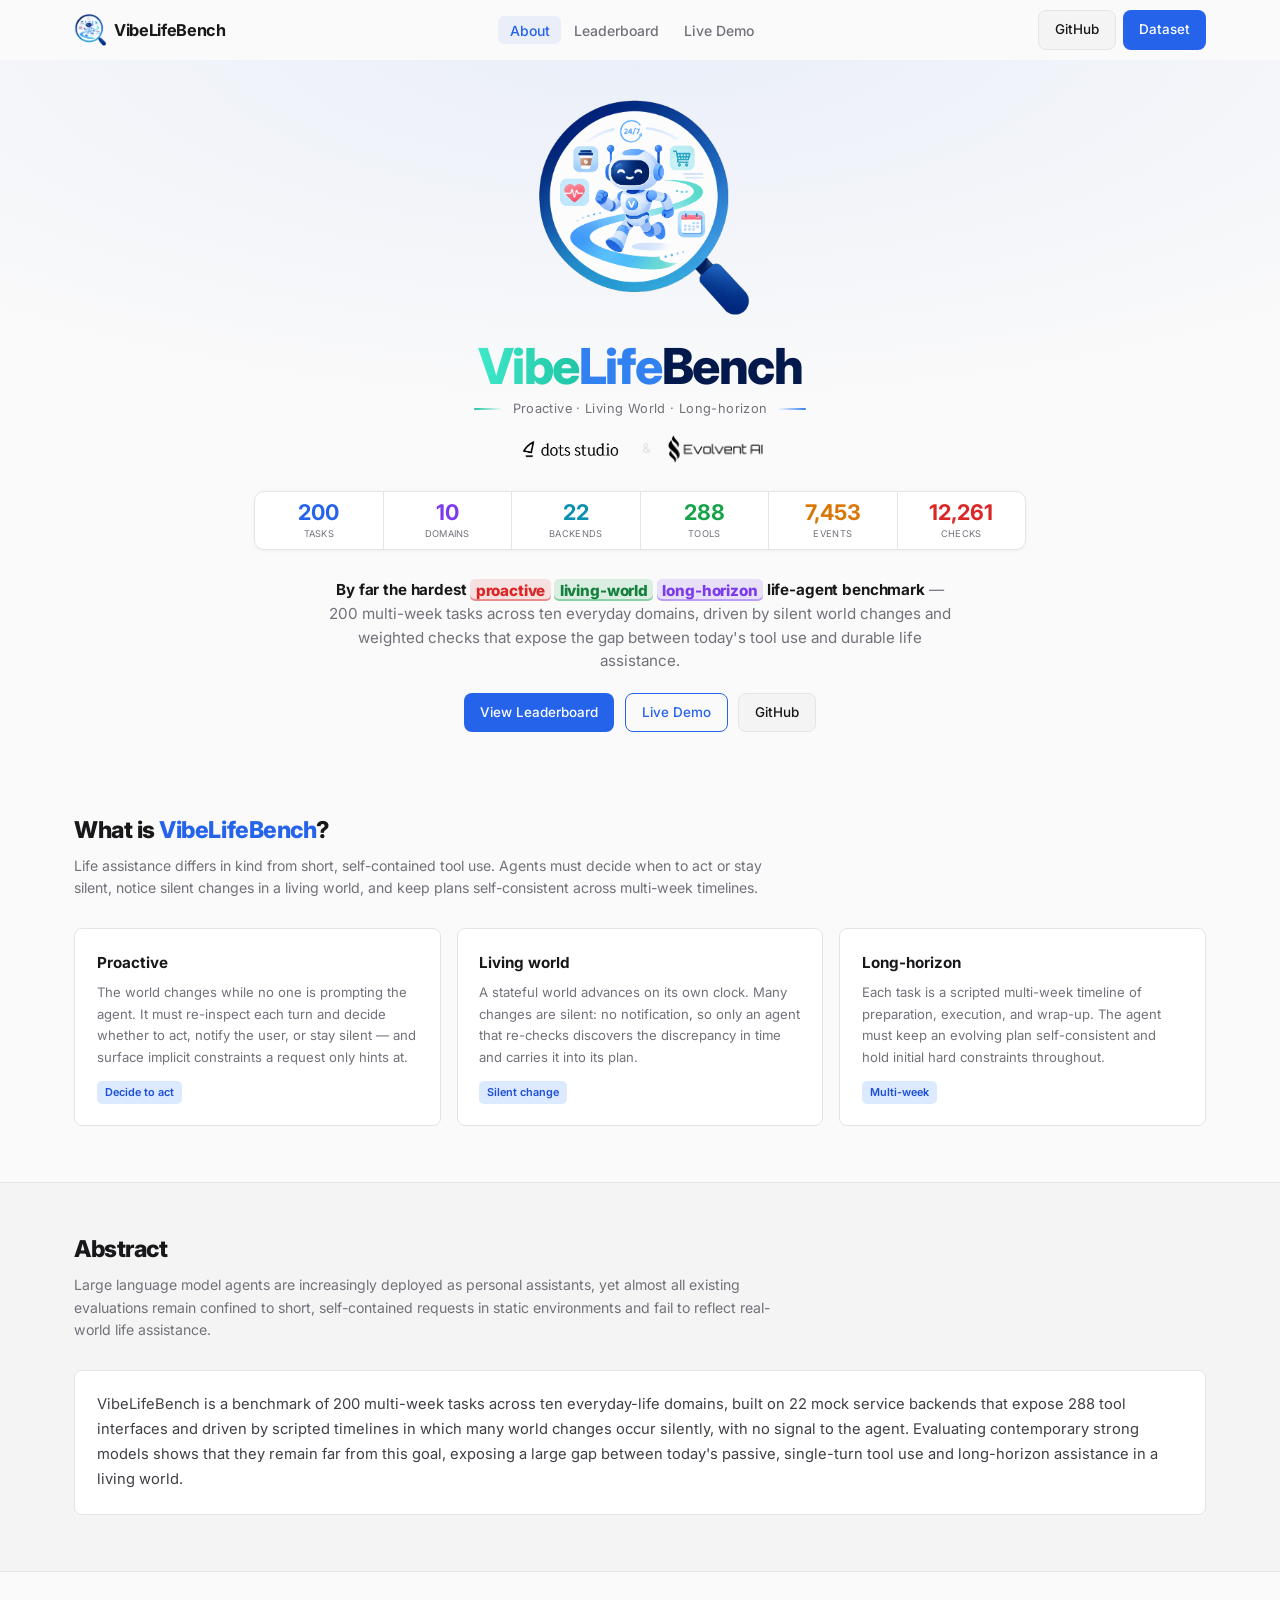
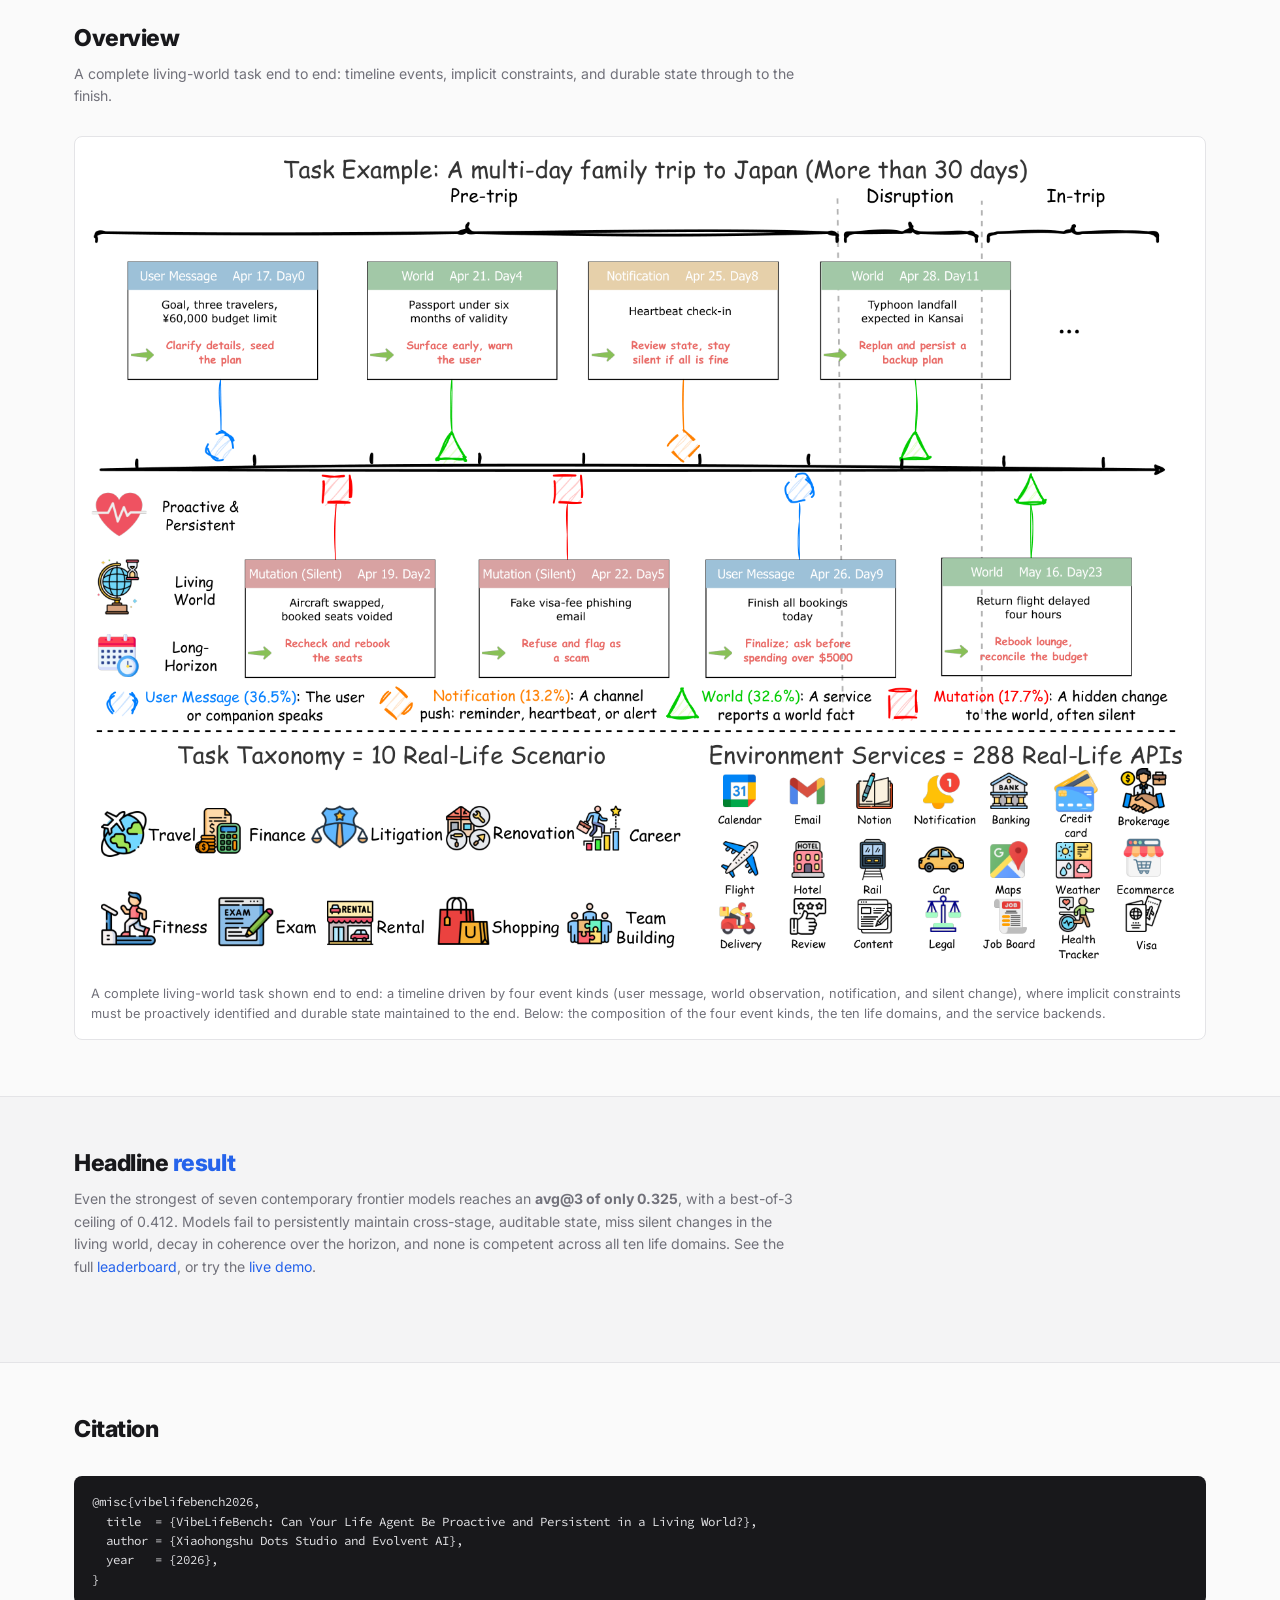
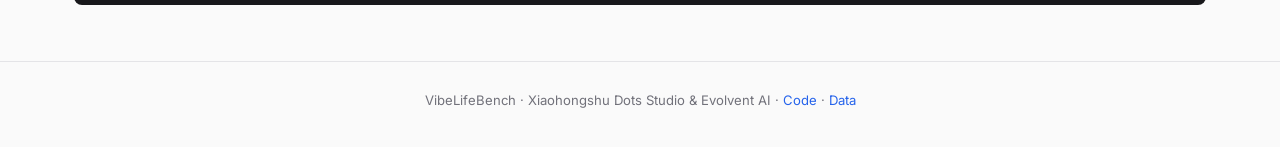
<file: index.html>
<!DOCTYPE html>
<html lang="en">
<head>
<meta charset="utf-8">
<meta name="viewport" content="width=device-width, initial-scale=1">
<title>VibeLifeBench — Can Your Life Agent Be Proactive and Persistent in a Living World?</title>
<meta name="description" content="VibeLifeBench evaluates life-domain agents on proactive, long-horizon assistance in a dynamic living world.">
<link rel="icon" type="image/png" href="assets/logo.png">
<link rel="preconnect" href="https://fonts.googleapis.com">
<link rel="preconnect" href="https://fonts.gstatic.com" crossorigin>
<link href="https://fonts.googleapis.com/css2?family=Inter:wght@400;500;600;700;800&family=Source+Code+Pro:wght@400;600&display=swap" rel="stylesheet">
<link rel="stylesheet" href="assets/site.css">
</head>
<body>

<nav class="nav" id="nav">
  <div class="container nav-inner">
    <a class="logo" href="index.html">
      <img src="assets/logo.png" alt="" width="32" height="32">
      VibeLifeBench
    </a>
    <ul class="nav-links">
      <li><a href="#about" class="active">About</a></li>
      <li><a href="leaderboard.html">Leaderboard</a></li>
      <li><a href="https://vibebench.github.io/VibeLifeBench_livedemo/">Live Demo</a></li>
    </ul>
    <div class="nav-actions">
      <a class="btn btn-ghost" href="https://github.com/evolvent-ai/VibeLifeBench" target="_blank" rel="noopener">GitHub</a>
      <a class="btn btn-primary" href="https://huggingface.co/datasets/EvolventAI/Vibelifebench" target="_blank" rel="noopener">Dataset</a>
    </div>
  </div>
</nav>

<main class="page" id="top">
  <section class="hero">
    <div class="container hero-inner">
      <div class="hero-brand">
        <img class="hero-logo" src="assets/logo.png" alt="VibeLifeBench logo" width="220" height="220">
        <h1 class="hero-title">
          <span class="title-vibe">Vibe</span><span class="title-life">Life</span><span class="title-bench">Bench</span>
        </h1>
        <p class="hero-tagline">
          <span class="tagline-accent" aria-hidden="true"></span>
          Proactive · Living World · Long-horizon
          <span class="tagline-accent tagline-accent-right" aria-hidden="true"></span>
        </p>
        <div class="hero-affiliation">
          <div class="hero-affiliation-logos">
            <a
              class="hero-affiliation-link"
              href="https://studio.dots.ai/"
              target="_blank"
              rel="noopener noreferrer"
            >
              <img
                class="hero-affiliation-logo hero-affiliation-logo-dots"
                src="assets/logo-dots.png"
                alt="Dots Studio"
                width="667"
                height="174"
              />
            </a>
            <span class="hero-affiliation-sep" aria-hidden="true">&amp;</span>
            <a
              class="hero-affiliation-link"
              href="https://evolvent.co/"
              target="_blank"
              rel="noopener noreferrer"
            >
              <img
                class="hero-affiliation-logo hero-affiliation-logo-evolvent"
                src="assets/logo-evolvent.png"
                alt="Evolvent AI"
                width="1568"
                height="464"
              />
            </a>
          </div>
        </div>
      </div>

      <div class="hero-stats">
        <div class="h-stat"><div class="h-stat-n h-stat-n-tasks">200</div><div class="h-stat-l">Tasks</div></div>
        <div class="h-stat"><div class="h-stat-n h-stat-n-domains">10</div><div class="h-stat-l">Domains</div></div>
        <div class="h-stat"><div class="h-stat-n h-stat-n-backends">22</div><div class="h-stat-l">Backends</div></div>
        <div class="h-stat"><div class="h-stat-n h-stat-n-tools">288</div><div class="h-stat-l">Tools</div></div>
        <div class="h-stat"><div class="h-stat-n h-stat-n-events">7,453</div><div class="h-stat-l">Events</div></div>
        <div class="h-stat"><div class="h-stat-n h-stat-n-checks">12,261</div><div class="h-stat-l">Checks</div></div>
      </div>

      <p class="hero-sub">
        <strong class="hero-sub-em">By far the hardest
          <span class="hero-sub-kw hero-sub-kw-proactive">proactive</span>
          <span class="hero-sub-kw hero-sub-kw-living">living-world</span>
          <span class="hero-sub-kw hero-sub-kw-horizon">long-horizon</span>
          life-agent benchmark</strong>
        — 200 multi-week tasks across ten everyday domains, driven by silent world changes and
        weighted checks that expose the gap between today's tool use and durable life assistance.
      </p>

      <div class="hero-cta">
        <a class="btn btn-primary" href="leaderboard.html">View Leaderboard</a>
        <a class="btn btn-outline" href="https://vibebench.github.io/VibeLifeBench_livedemo/">Live Demo</a>
        <a class="btn btn-ghost" href="https://github.com/evolvent-ai/VibeLifeBench" target="_blank" rel="noopener">GitHub</a>
      </div>
    </div>
  </section>

  <section class="section" id="about">
    <div class="container">
      <div class="section-head">
        <h2 class="section-title">What is <span>VibeLifeBench</span>?</h2>
        <p class="section-sub">
          Life assistance differs in kind from short, self-contained tool use. Agents must decide
          when to act or stay silent, notice silent changes in a living world, and keep plans
          self-consistent across multi-week timelines.
        </p>
      </div>
      <div class="hl-grid">
        <article class="card hl-card">
          <h3>Proactive</h3>
          <p>The world changes while no one is prompting the agent. It must re-inspect each turn and
          decide whether to act, notify the user, or stay silent — and surface implicit constraints
          a request only hints at.</p>
          <span class="tag">Decide to act</span>
        </article>
        <article class="card hl-card">
          <h3>Living world</h3>
          <p>A stateful world advances on its own clock. Many changes are silent: no notification,
          so only an agent that re-checks discovers the discrepancy in time and carries it into
          its plan.</p>
          <span class="tag">Silent change</span>
        </article>
        <article class="card hl-card">
          <h3>Long-horizon</h3>
          <p>Each task is a scripted multi-week timeline of preparation, execution, and wrap-up.
          The agent must keep an evolving plan self-consistent and hold initial hard constraints
          throughout.</p>
          <span class="tag">Multi-week</span>
        </article>
      </div>
    </div>
  </section>

  <section class="section section-alt">
    <div class="container">
      <div class="section-head">
        <h2 class="section-title">Abstract</h2>
        <p class="section-sub">
          Large language model agents are increasingly deployed as personal assistants, yet almost
          all existing evaluations remain confined to short, self-contained requests in static
          environments and fail to reflect real-world life assistance.
        </p>
      </div>
      <div class="card">
        <p class="lead">VibeLifeBench is a benchmark of 200 multi-week tasks across ten everyday-life
        domains, built on 22 mock service backends that expose 288 tool interfaces and driven by
        scripted timelines in which many world changes occur silently, with no signal to the agent.
        Evaluating contemporary strong models shows that they remain far from this goal, exposing a
        large gap between today's passive, single-turn tool use and long-horizon assistance in a
        living world.</p>
      </div>
    </div>
  </section>

  <section class="section">
    <div class="container">
      <div class="section-head">
        <h2 class="section-title">Overview</h2>
        <p class="section-sub">
          A complete living-world task end to end: timeline events, implicit constraints, and
          durable state through to the finish.
        </p>
      </div>
      <div class="figbox">
        <img src="assets/overview.png" alt="VibeLifeBench overview: a complete living-world task timeline">
        <div class="cap">A complete living-world task shown end to end: a timeline driven by four event
        kinds (user message, world observation, notification, and silent change), where implicit
        constraints must be proactively identified and durable state maintained to the end. Below: the
        composition of the four event kinds, the ten life domains, and the service backends.</div>
      </div>
    </div>
  </section>

  <section class="section section-alt">
    <div class="container">
      <div class="section-head">
        <h2 class="section-title">Headline <span>result</span></h2>
        <p class="section-sub">
          Even the strongest of seven contemporary frontier models reaches an
          <b>avg@3 of only 0.325</b>, with a best-of-3 ceiling of 0.412.
          Models fail to persistently maintain cross-stage, auditable state, miss silent
          changes in the living world, decay in coherence over the horizon, and none is competent across
          all ten life domains. See the full
          <a href="leaderboard.html">leaderboard</a>, or try the
          <a href="https://vibebench.github.io/VibeLifeBench_livedemo/">live demo</a>.
        </p>
      </div>
    </div>
  </section>

  <section class="section">
    <div class="container">
      <div class="section-head">
        <h2 class="section-title">Citation</h2>
      </div>
      <pre class="bib">@misc{vibelifebench2026,
  title  = {VibeLifeBench: Can Your Life Agent Be Proactive and Persistent in a Living World?},
  author = {Xiaohongshu Dots Studio and Evolvent AI},
  year   = {2026},
}</pre>
    </div>
  </section>
</main>

<footer class="footer">
  <div class="container">
    <p>
      VibeLifeBench · Xiaohongshu Dots Studio &amp; Evolvent AI ·
      <a href="https://github.com/evolvent-ai/VibeLifeBench">Code</a> ·
      <a href="https://huggingface.co/datasets/EvolventAI/Vibelifebench">Data</a>
    </p>
  </div>
</footer>

<script src="assets/site.js"></script>
</body>
</html>
</file>
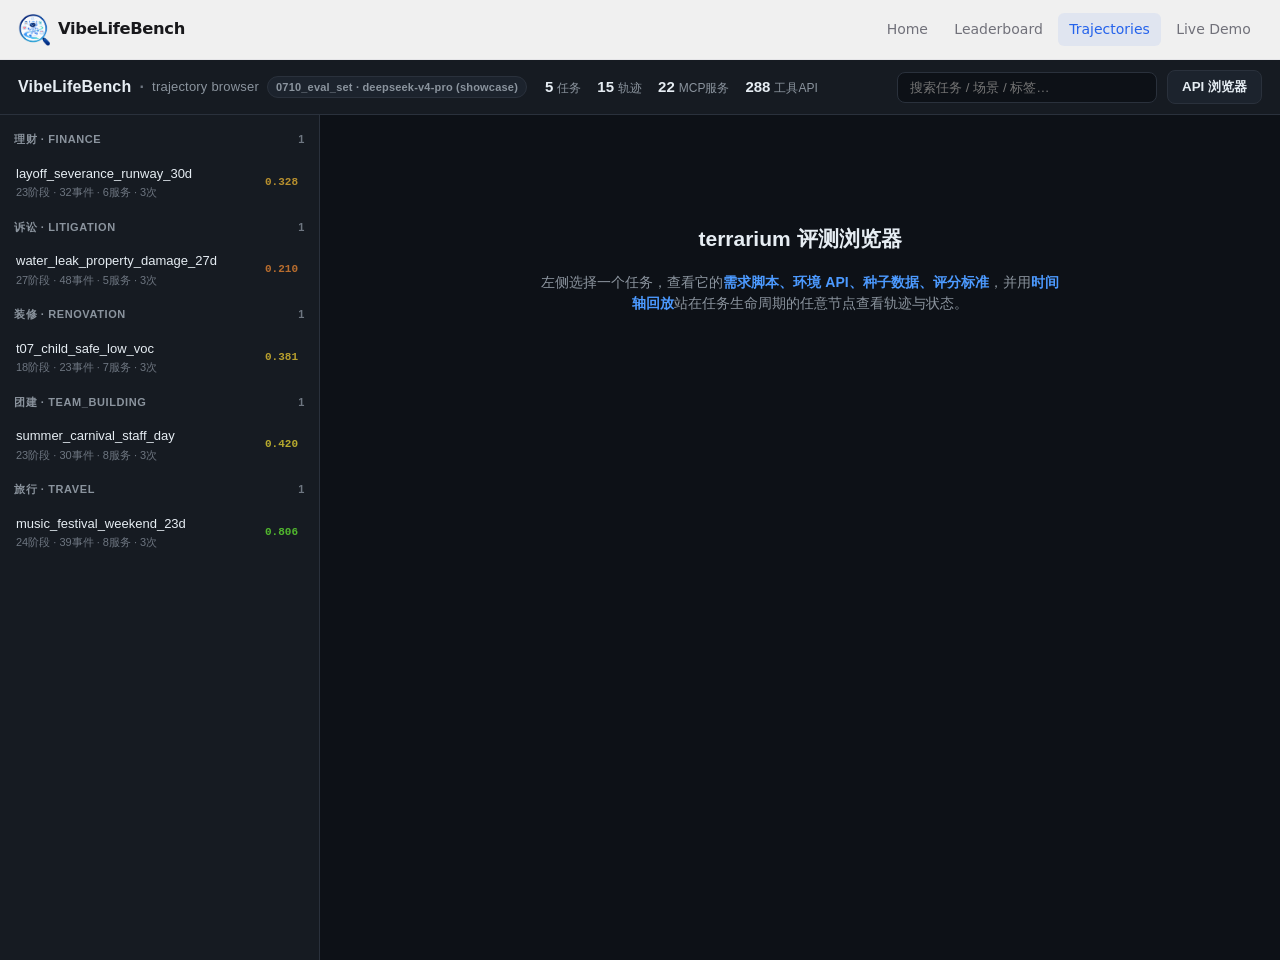
<file: trajectories/index.html>
<!DOCTYPE html>
<html lang="zh-CN">
<head>
<meta charset="utf-8">
<meta name="viewport" content="width=device-width, initial-scale=1">
<title>Trajectories — VibeLifeBench</title>
<link rel="stylesheet" href="style.css">
</head>
<body>
<style id="vlb-nav-css">
.vlb-sitenav{position:sticky;top:0;z-index:1000;display:flex;align-items:center;gap:18px;padding:0 18px;height:60px;background:rgba(250,250,250,.96);backdrop-filter:blur(12px);border-bottom:1px solid #e4e4e7;font-family:Inter,system-ui,-apple-system,"Segoe UI",sans-serif}
.vlb-sitenav .vlb-brand{display:flex;align-items:center;gap:8px;color:#18181b;text-decoration:none;font-weight:700;letter-spacing:-.02em;font-size:1.02rem}
.vlb-sitenav .vlb-brand img{width:32px;height:32px;object-fit:contain;display:block}
.vlb-sitenav .vlb-links{display:flex;gap:4px;margin-left:auto;flex-wrap:wrap;list-style:none}
.vlb-sitenav .vlb-links a{color:#71717a;text-decoration:none;font-size:.875rem;font-weight:500;padding:.35rem .7rem;border-radius:6px}
.vlb-sitenav .vlb-links a:hover{background:rgba(37,99,235,.08);color:#2563eb}
.vlb-sitenav .vlb-links a.active{background:rgba(37,99,235,.08);color:#2563eb}
</style>
<nav class="vlb-sitenav"><a class="vlb-brand" href="../index.html"><img src="../assets/logo.png" alt="VibeLifeBench"><span>VibeLifeBench</span></a><div class="vlb-links"><a href="../index.html">Home</a><a href="../leaderboard.html">Leaderboard</a><a href="../trajectories/index.html" class="active">Trajectories</a><a href="https://vibebench.github.io/VibeLifeBench_livedemo/">Live Demo</a></div></nav>

<header class="topbar">
  <div class="brand">
    VibeLifeBench<span class="dot">·</span><span class="muted">trajectory browser</span>
    <span class="tag" id="meta-set"></span>
  </div>
  <div class="stats" id="stats"></div>
  <div class="actions">
    <input id="search" type="search" placeholder="搜索任务 / 场景 / 标签…" autocomplete="off">
    <button id="btn-api" class="btn">API 浏览器</button>
  </div>
</header>

<div class="layout">
  <aside class="sidebar" id="sidebar"></aside>
  <main class="detail" id="detail">
    <div class="empty">
      <h2>terrarium 评测浏览器</h2>
      <p>左侧选择一个任务，查看它的<strong>需求脚本、环境 API、种子数据、评分标准</strong>，并用<strong>时间轴回放</strong>站在任务生命周期的任意节点查看轨迹与状态。</p>
    </div>
  </main>
</div>

<div class="modal" id="api-modal" hidden>
  <div class="modal-box">
    <div class="modal-head">
      <span id="api-title">环境 API 浏览器</span>
      <input id="api-search" type="search" placeholder="搜索工具…">
      <button class="btn ghost" id="api-close">✕</button>
    </div>
    <div class="modal-body" id="api-body"></div>
  </div>
</div>

<script src="app.js"></script>
</body>
</html>
</file>
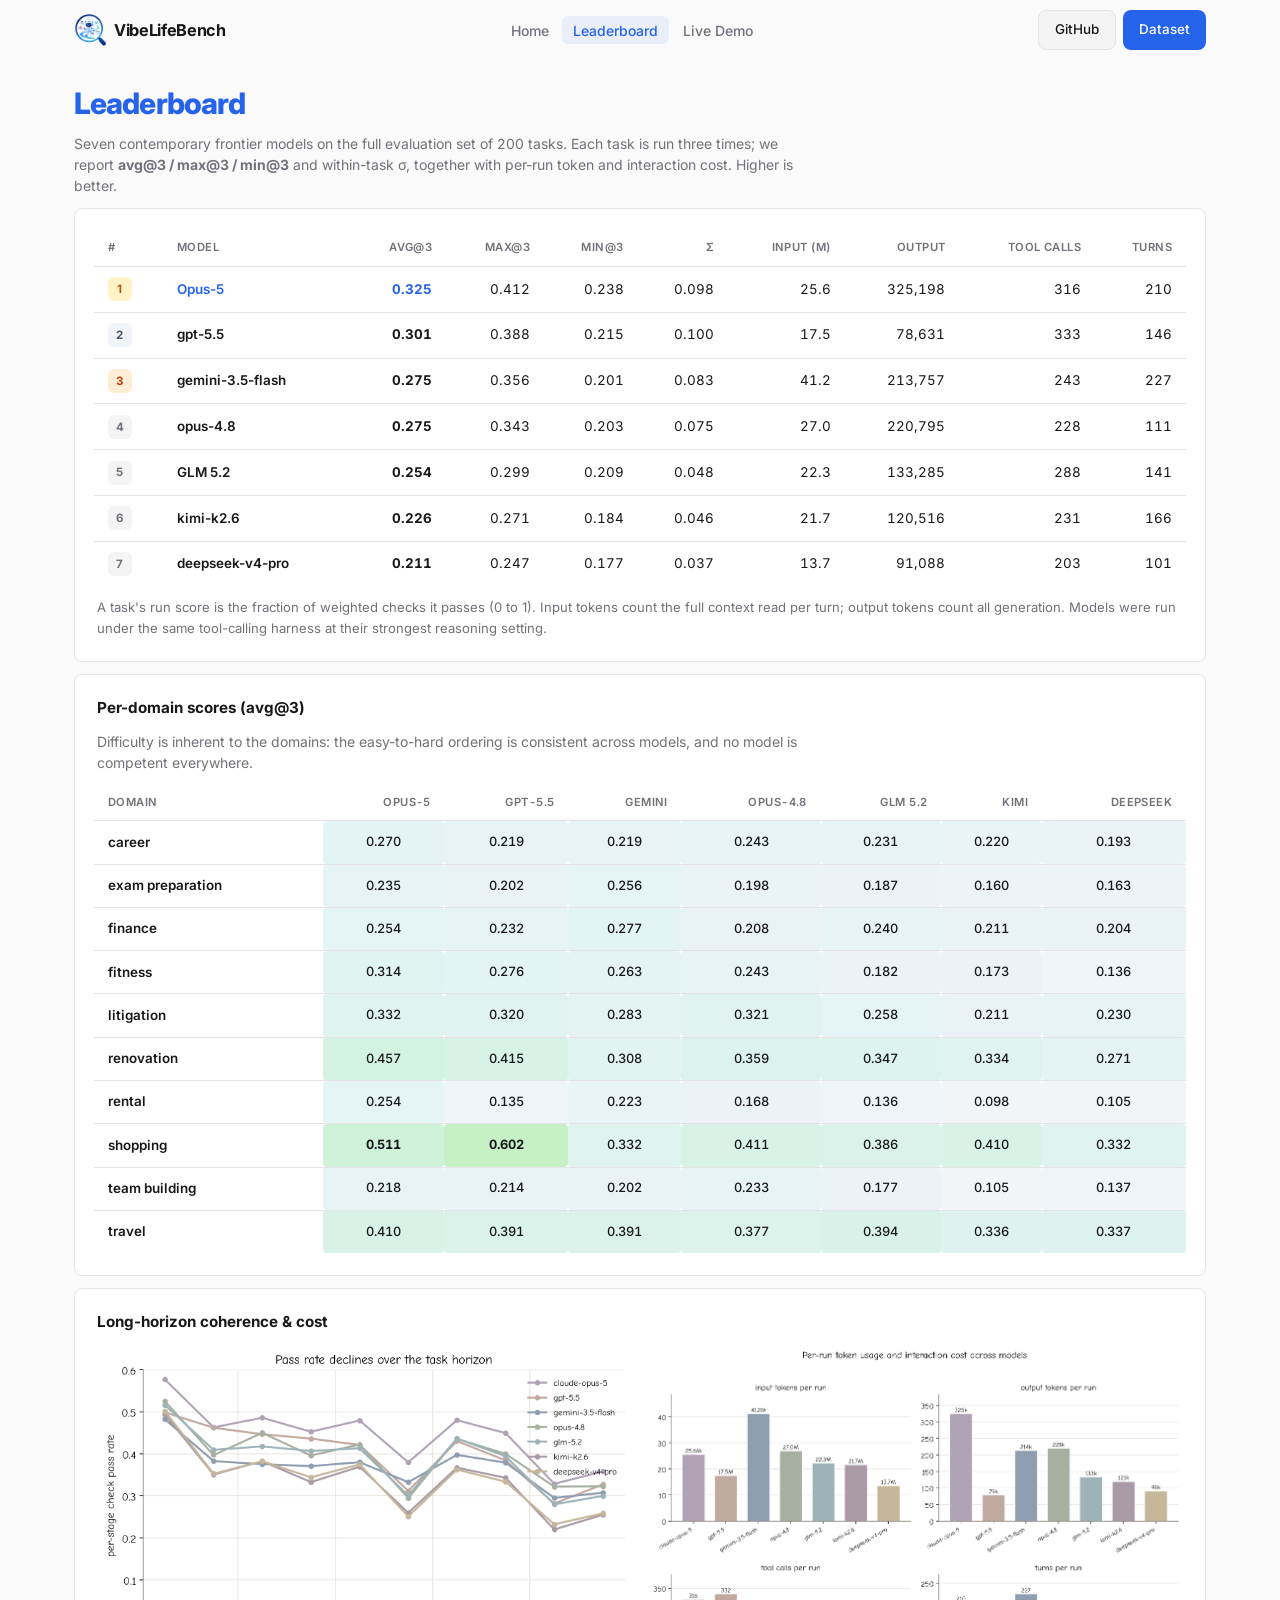
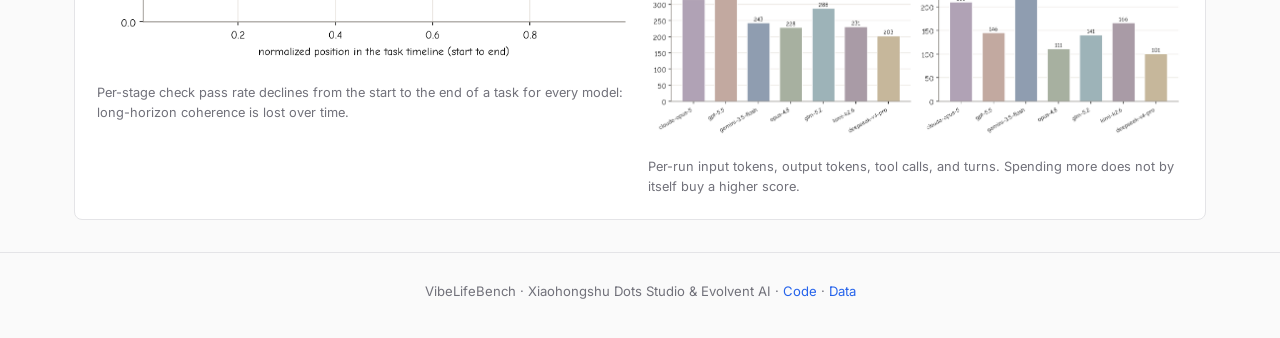
<file: leaderboard.html>
<!DOCTYPE html>
<html lang="en">
<head>
<meta charset="utf-8">
<meta name="viewport" content="width=device-width, initial-scale=1">
<title>Leaderboard — VibeLifeBench</title>
<meta name="description" content="VibeLifeBench model rankings, per-domain scores, and interaction cost.">
<link rel="icon" type="image/png" href="assets/logo.png">
<link rel="preconnect" href="https://fonts.googleapis.com">
<link rel="preconnect" href="https://fonts.gstatic.com" crossorigin>
<link href="https://fonts.googleapis.com/css2?family=Inter:wght@400;500;600;700;800&family=Source+Code+Pro:wght@400;600&display=swap" rel="stylesheet">
<link rel="stylesheet" href="assets/site.css">
</head>
<body>

<nav class="nav" id="nav">
  <div class="container nav-inner">
    <a class="logo" href="index.html">
      <img src="assets/logo.png" alt="" width="32" height="32">
      VibeLifeBench
    </a>
    <ul class="nav-links">
      <li><a href="index.html">Home</a></li>
      <li><a href="leaderboard.html" class="active">Leaderboard</a></li>
      <li><a href="https://vibebench.github.io/VibeLifeBench_livedemo/">Live Demo</a></li>
    </ul>
    <div class="nav-actions">
      <a class="btn btn-ghost" href="https://github.com/evolvent-ai/VibeLifeBench" target="_blank" rel="noopener">GitHub</a>
      <a class="btn btn-primary" href="https://huggingface.co/datasets/EvolventAI/Vibelifebench" target="_blank" rel="noopener">Dataset</a>
    </div>
  </div>
</nav>

<main class="page page-sub" id="top">
  <section class="section page-sub-main">
    <div class="container">
      <header class="page-intro-block">
        <h1 class="page-intro-title"><span>Leaderboard</span></h1>
        <p class="page-intro-sub">
          Seven contemporary frontier models on the full evaluation set of 200 tasks. Each task is
          run three times; we report <b>avg@3 / max@3 / min@3</b> and within-task &sigma;, together
          with per-run token and interaction cost. Higher is better.
        </p>
      </header>

      <div class="card">
        <div class="table-wrap">
          <table class="lb" id="main">
            <thead>
              <tr>
                <th>#</th>
                <th>Model</th>
                <th class="num">avg@3</th>
                <th class="num">max@3</th>
                <th class="num">min@3</th>
                <th class="num">&sigma;</th>
                <th class="num">Input (M)</th>
                <th class="num">Output</th>
                <th class="num">Tool calls</th>
                <th class="num">Turns</th>
              </tr>
            </thead>
            <tbody>
              <tr>
                <td><span class="rank-badge rank-1">1</span></td>
                <td class="model-name best">Opus-5</td>
                <td class="num"><span class="metric-primary best">0.325</span></td>
                <td class="num">0.412</td><td class="num">0.238</td><td class="num">0.098</td>
                <td class="num">25.6</td><td class="num">325,198</td><td class="num">316</td><td class="num">210</td>
              </tr>
              <tr>
                <td><span class="rank-badge rank-2">2</span></td>
                <td class="model-name">gpt-5.5</td>
                <td class="num"><span class="metric-primary">0.301</span></td>
                <td class="num">0.388</td><td class="num">0.215</td><td class="num">0.100</td>
                <td class="num">17.5</td><td class="num">78,631</td><td class="num">333</td><td class="num">146</td>
              </tr>
              <tr>
                <td><span class="rank-badge rank-3">3</span></td>
                <td class="model-name">gemini-3.5-flash</td>
                <td class="num"><span class="metric-primary">0.275</span></td>
                <td class="num">0.356</td><td class="num">0.201</td><td class="num">0.083</td>
                <td class="num">41.2</td><td class="num">213,757</td><td class="num">243</td><td class="num">227</td>
              </tr>
              <tr>
                <td><span class="rank-badge">4</span></td>
                <td class="model-name">opus-4.8</td>
                <td class="num"><span class="metric-primary">0.275</span></td>
                <td class="num">0.343</td><td class="num">0.203</td><td class="num">0.075</td>
                <td class="num">27.0</td><td class="num">220,795</td><td class="num">228</td><td class="num">111</td>
              </tr>
              <tr>
                <td><span class="rank-badge">5</span></td>
                <td class="model-name">GLM 5.2</td>
                <td class="num"><span class="metric-primary">0.254</span></td>
                <td class="num">0.299</td><td class="num">0.209</td><td class="num">0.048</td>
                <td class="num">22.3</td><td class="num">133,285</td><td class="num">288</td><td class="num">141</td>
              </tr>
              <tr>
                <td><span class="rank-badge">6</span></td>
                <td class="model-name">kimi-k2.6</td>
                <td class="num"><span class="metric-primary">0.226</span></td>
                <td class="num">0.271</td><td class="num">0.184</td><td class="num">0.046</td>
                <td class="num">21.7</td><td class="num">120,516</td><td class="num">231</td><td class="num">166</td>
              </tr>
              <tr>
                <td><span class="rank-badge">7</span></td>
                <td class="model-name">deepseek-v4-pro</td>
                <td class="num"><span class="metric-primary">0.211</span></td>
                <td class="num">0.247</td><td class="num">0.177</td><td class="num">0.037</td>
                <td class="num">13.7</td><td class="num">91,088</td><td class="num">203</td><td class="num">101</td>
              </tr>
            </tbody>
          </table>
        </div>
        <p class="card-footnote">A task's run score is the fraction of weighted checks it passes (0 to 1).
        Input tokens count the full context read per turn; output tokens count all generation.
        Models were run under the same tool-calling harness at their strongest reasoning setting.</p>
      </div>

      <div class="card">
        <h3 class="card-section-title">Per-domain scores (avg@3)</h3>
        <p class="page-intro-sub" style="margin-bottom:0.75rem">
          Difficulty is inherent to the domains: the easy-to-hard ordering is consistent across
          models, and no model is competent everywhere.
        </p>
        <div class="table-wrap">
          <table class="hm" id="domains">
            <thead>
              <tr>
                <th>Domain</th>
                <th class="num">Opus-5</th><th class="num">gpt-5.5</th><th class="num">gemini</th><th class="num">opus-4.8</th>
                <th class="num">GLM 5.2</th><th class="num">kimi</th><th class="num">deepseek</th>
              </tr>
            </thead>
            <tbody>
              <tr><td>career</td>          <td data-v>0.270</td><td data-v>0.219</td><td data-v>0.219</td><td data-v>0.243</td><td data-v>0.231</td><td data-v>0.220</td><td data-v>0.193</td></tr>
              <tr><td>exam preparation</td><td data-v>0.235</td><td data-v>0.202</td><td data-v>0.256</td><td data-v>0.198</td><td data-v>0.187</td><td data-v>0.160</td><td data-v>0.163</td></tr>
              <tr><td>finance</td>         <td data-v>0.254</td><td data-v>0.232</td><td data-v>0.277</td><td data-v>0.208</td><td data-v>0.240</td><td data-v>0.211</td><td data-v>0.204</td></tr>
              <tr><td>fitness</td>         <td data-v>0.314</td><td data-v>0.276</td><td data-v>0.263</td><td data-v>0.243</td><td data-v>0.182</td><td data-v>0.173</td><td data-v>0.136</td></tr>
              <tr><td>litigation</td>      <td data-v>0.332</td><td data-v>0.320</td><td data-v>0.283</td><td data-v>0.321</td><td data-v>0.258</td><td data-v>0.211</td><td data-v>0.230</td></tr>
              <tr><td>renovation</td>      <td data-v>0.457</td><td data-v>0.415</td><td data-v>0.308</td><td data-v>0.359</td><td data-v>0.347</td><td data-v>0.334</td><td data-v>0.271</td></tr>
              <tr><td>rental</td>          <td data-v>0.254</td><td data-v>0.135</td><td data-v>0.223</td><td data-v>0.168</td><td data-v>0.136</td><td data-v>0.098</td><td data-v>0.105</td></tr>
              <tr><td>shopping</td>        <td data-v>0.511</td><td data-v>0.602</td><td data-v>0.332</td><td data-v>0.411</td><td data-v>0.386</td><td data-v>0.410</td><td data-v>0.332</td></tr>
              <tr><td>team building</td>   <td data-v>0.218</td><td data-v>0.214</td><td data-v>0.202</td><td data-v>0.233</td><td data-v>0.177</td><td data-v>0.105</td><td data-v>0.137</td></tr>
              <tr><td>travel</td>          <td data-v>0.410</td><td data-v>0.391</td><td data-v>0.391</td><td data-v>0.377</td><td data-v>0.394</td><td data-v>0.336</td><td data-v>0.337</td></tr>
            </tbody>
          </table>
        </div>
      </div>

      <div class="card">
        <h3 class="card-section-title">Long-horizon coherence &amp; cost</h3>
        <div class="fig-grid">
          <div class="figbox">
            <img src="assets/longhorizon.png" alt="Per-stage pass rate along the timeline">
            <div class="cap">Per-stage check pass rate declines from the start to the end of a task for
            every model: long-horizon coherence is lost over time.</div>
          </div>
          <div class="figbox">
            <img src="assets/tokens.png" alt="Per-run token and interaction cost">
            <div class="cap">Per-run input tokens, output tokens, tool calls, and turns. Spending more
            does not by itself buy a higher score.</div>
          </div>
        </div>
      </div>
    </div>
  </section>
</main>

<footer class="footer">
  <div class="container">
    <p>
      VibeLifeBench · Xiaohongshu Dots Studio &amp; Evolvent AI ·
      <a href="https://github.com/evolvent-ai/VibeLifeBench">Code</a> ·
      <a href="https://huggingface.co/datasets/EvolventAI/Vibelifebench">Data</a>
    </p>
  </div>
</footer>

<script src="assets/site.js"></script>
<script>
(function(){
  var cells=[].slice.call(document.querySelectorAll('#domains td[data-v]'));
  var vals=cells.map(function(c){return parseFloat(c.textContent)});
  var lo=Math.min.apply(null,vals), hi=Math.max.apply(null,vals);
  cells.forEach(function(c){
    var v=parseFloat(c.textContent), t=(v-lo)/(hi-lo||1);
    // soft blue→green wash, closer to VibeSearchBench calm palette
    var h=210 - t*90;
    var s=35 + t*25;
    var l=96 - t*10;
    c.style.background='hsl('+h+','+s+'%,'+l+'%)';
    c.style.color='#18181b';
    c.style.fontWeight = t>0.72 ? '700':'500';
    c.style.borderRadius = '4px';
  });
})();
</script>
</body>
</html>
</file>
<file: assets/site.css>
/* VibeLifeBench — aligned with VibeSearchBench visual system */
:root {
  --bg: #fafafa;
  --surface: #ffffff;
  --surface2: #f4f4f5;
  --border: #e4e4e7;
  --accent: #2563eb;
  --accent2: #1d4ed8;
  --text: #18181b;
  --muted: #71717a;
  --green: #16a34a;
  --amber: #d97706;
  --purple: #7c3aed;
  --mono: "Source Code Pro", "Fira Code", ui-monospace, monospace;
  --sans: "Inter", system-ui, -apple-system, "Segoe UI", sans-serif;
  --radius: 8px;
  --nav-h: 60px;
  --maxw: 1180px;
}

*,
*::before,
*::after {
  box-sizing: border-box;
  margin: 0;
  padding: 0;
}

html {
  scroll-behavior: smooth;
}

body {
  background: var(--bg);
  color: var(--text);
  font-family: var(--sans);
  line-height: 1.6;
  -webkit-font-smoothing: antialiased;
}

a {
  color: var(--accent);
  text-decoration: none;
}

a:hover {
  color: var(--accent2);
}

.container {
  max-width: var(--maxw);
  margin: 0 auto;
  padding: 0 1.5rem;
}

/* ---- Nav (light, fixed, blurred) ---- */
.nav {
  position: fixed;
  top: 0;
  left: 0;
  right: 0;
  z-index: 1000;
  height: var(--nav-h);
  background: rgba(250, 250, 250, 0.92);
  backdrop-filter: blur(12px);
  border-bottom: 1px solid transparent;
  transition: border-color 0.2s, background 0.2s;
}

.nav.scrolled {
  border-bottom-color: var(--border);
  background: rgba(250, 250, 250, 0.98);
}

.nav-inner {
  display: flex;
  align-items: center;
  justify-content: space-between;
  height: var(--nav-h);
  gap: 1rem;
}

.logo {
  display: flex;
  align-items: center;
  gap: 0.5rem;
  font-weight: 700;
  font-size: 1.02rem;
  color: var(--text);
  letter-spacing: -0.02em;
}

.logo:hover {
  color: var(--text);
}

.logo img {
  width: 32px;
  height: 32px;
  object-fit: contain;
  flex-shrink: 0;
}

.nav-links {
  display: flex;
  list-style: none;
  gap: 0.15rem;
  flex-wrap: wrap;
}

.nav-links a {
  color: var(--muted);
  font-size: 0.875rem;
  font-weight: 500;
  padding: 0.35rem 0.7rem;
  border-radius: 6px;
}

.nav-links a:hover,
.nav-links a.active {
  color: var(--accent);
  background: rgba(37, 99, 235, 0.08);
}

.nav-actions {
  display: flex;
  gap: 0.45rem;
  flex-shrink: 0;
}

/* ---- Buttons ---- */
.btn {
  display: inline-flex;
  align-items: center;
  gap: 0.4rem;
  padding: 0.5rem 1rem;
  border-radius: var(--radius);
  font-size: 0.84rem;
  font-weight: 500;
  border: none;
  cursor: pointer;
  font-family: inherit;
  transition: background-color 0.2s, border-color 0.2s, color 0.2s;
  -webkit-tap-highlight-color: transparent;
}

.btn-primary,
.btn-primary:visited {
  background: var(--accent);
  color: #fff;
}

.btn-primary:hover,
.btn-primary:visited:hover {
  background: var(--accent2);
  color: #fff;
}

.btn-outline,
.btn-outline:visited {
  background: transparent;
  color: var(--accent);
  border: 1.5px solid var(--accent);
}

.btn-outline:hover,
.btn-outline:visited:hover {
  background: rgba(37, 99, 235, 0.06);
  color: var(--accent);
}

.btn-ghost,
.btn-ghost:visited {
  background: var(--surface2);
  color: var(--text);
  border: 1px solid var(--border);
}

.btn-ghost:hover,
.btn-ghost:visited:hover {
  border-color: var(--accent);
  color: var(--accent);
}

.btn:focus-visible {
  outline: 2px solid rgba(37, 99, 235, 0.45);
  outline-offset: 2px;
}

/* ---- Page shell ---- */
.page {
  padding-top: var(--nav-h);
}

.page-sub .section.page-sub-main {
  padding: 1.25rem 0 2rem;
}

.page-intro-block {
  margin-bottom: 0.75rem;
}

.page-intro-title {
  font-size: clamp(1.5rem, 3vw, 1.85rem);
  font-weight: 800;
  letter-spacing: -0.03em;
  margin-bottom: 0.35rem;
}

.page-intro-title span {
  color: var(--accent);
}

.page-intro-sub {
  margin-bottom: 0;
  max-width: 720px;
  font-size: 0.875rem;
  line-height: 1.5;
  color: var(--muted);
}

.page-sub .card + .card {
  margin-top: 0.75rem;
}

.card-section-title {
  font-size: 0.95rem;
  font-weight: 700;
  margin: 0 0 0.65rem;
}

.card-footnote {
  margin: 0.65rem 0 0;
  color: var(--muted);
  font-size: 0.82rem;
}

/* ---- Hero ---- */
.hero {
  padding: 10px 0 2rem;
  text-align: center;
  position: relative;
}

.hero::before {
  content: "";
  position: absolute;
  inset: 0;
  background: radial-gradient(ellipse 80% 55% at 50% -5%, rgba(37, 99, 235, 0.08), transparent);
  pointer-events: none;
}

.hero-inner {
  position: relative;
  max-width: 820px;
  margin: 0 auto;
}

.hero-brand {
  display: flex;
  flex-direction: column;
  align-items: center;
}

.hero-logo {
  width: min(220px, 72vw);
  height: auto;
  object-fit: contain;
  display: block;
  margin: 28px auto 24px;
}

.hero-title {
  font-size: clamp(2.15rem, 5.8vw, 3.1rem);
  font-weight: 800;
  letter-spacing: -0.03em;
  line-height: 1;
  margin: 0;
}

.title-vibe {
  background: linear-gradient(90deg, #3ee8c9, #1fc5a5);
  -webkit-background-clip: text;
  background-clip: text;
  color: transparent;
}

.title-life {
  color: #3181f0;
}

.title-bench {
  color: #03194b;
}

.hero-tagline {
  display: flex;
  align-items: center;
  justify-content: center;
  gap: 0.65rem;
  font-size: 0.8rem;
  color: var(--muted);
  letter-spacing: 0.03em;
  margin: 0.55rem 0 0;
  max-width: 32rem;
  text-align: center;
  line-height: 1.35;
}

.tagline-accent {
  flex-shrink: 0;
  width: 1.75rem;
  height: 2px;
  border-radius: 1px;
  background: linear-gradient(90deg, #1fc5a5, transparent);
}

.tagline-accent-right {
  background: linear-gradient(90deg, transparent, #3181f0);
}

.hero-affiliation {
  display: flex;
  flex-direction: column;
  align-items: center;
  margin-top: 1.1rem;
}

.hero-affiliation-logos {
  display: flex;
  align-items: center;
  justify-content: center;
  flex-wrap: wrap;
  gap: 0.85rem 1.1rem;
}

.hero-affiliation-link {
  display: inline-flex;
  line-height: 0;
  border-radius: 4px;
  transition: opacity 0.2s;
}

.hero-affiliation-link:hover {
  opacity: 0.75;
}

.hero-affiliation-logo {
  display: block;
  width: auto;
  object-fit: contain;
}

.hero-affiliation-logo-dots {
  height: 28px;
}

.hero-affiliation-logo-evolvent {
  height: 28px;
}

.hero-affiliation-sep {
  font-size: 0.85rem;
  font-weight: 500;
  color: var(--border);
  line-height: 1;
}

.hero-stats {
  display: flex;
  width: 100%;
  max-width: 820px;
  margin: 28px auto;
  flex-wrap: nowrap;
  border: 1px solid var(--border);
  border-radius: 10px;
  overflow: hidden;
  background: var(--surface);
  box-shadow: 0 1px 4px rgba(0, 0, 0, 0.04);
}

.h-stat {
  flex: 1 1 0;
  min-width: 0;
  padding: 10px 0.4rem;
  border-right: 1px solid var(--border);
  text-align: center;
}

.h-stat:last-child {
  border-right: none;
}

.h-stat-n {
  font-size: 1.35rem;
  font-weight: 700;
  color: var(--accent);
  line-height: 1;
}

.h-stat-n-tasks { color: #2563eb; }
.h-stat-n-domains { color: #7c3aed; }
.h-stat-n-backends { color: #0891b2; }
.h-stat-n-tools { color: #16a34a; }
.h-stat-n-events { color: #d97706; }
.h-stat-n-checks { color: #dc2626; }

.h-stat-l {
  font-size: 0.58rem;
  color: var(--muted);
  text-transform: uppercase;
  letter-spacing: 0.03em;
  margin-top: 0.25rem;
  line-height: 1.25;
}

.hero-sub {
  font-size: 0.95rem;
  color: var(--muted);
  line-height: 1.55;
  max-width: 640px;
  margin: 0 auto 1.25rem;
}

.hero-sub-em {
  font-weight: 700;
  color: var(--text);
  letter-spacing: -0.01em;
}

.hero-sub-kw {
  font-weight: 800;
  padding: 0.12em 0.35em;
  border-radius: 5px;
  box-decoration-break: clone;
  -webkit-box-decoration-break: clone;
}

.hero-sub-kw-proactive {
  color: #dc2626;
  background: rgba(220, 38, 38, 0.12);
  box-shadow: inset 0 -2px 0 rgba(220, 38, 38, 0.45);
}

.hero-sub-kw-living {
  color: #15803d;
  background: rgba(22, 163, 74, 0.14);
  box-shadow: inset 0 -2px 0 rgba(22, 163, 74, 0.4);
}

.hero-sub-kw-horizon {
  color: #7c3aed;
  background: rgba(124, 58, 237, 0.14);
  box-shadow: inset 0 -2px 0 rgba(124, 58, 237, 0.4);
}

.hero-cta {
  display: flex;
  flex-wrap: wrap;
  justify-content: center;
  gap: 0.65rem;
}

/* ---- Sections ---- */
.section {
  padding: 3rem 0 3.5rem;
}

.section-alt {
  background: var(--surface2);
  border-top: 1px solid var(--border);
  border-bottom: 1px solid var(--border);
}

.section-head {
  margin-bottom: 1.75rem;
}

.section-title {
  font-size: 1.45rem;
  font-weight: 800;
  letter-spacing: -0.02em;
  margin-bottom: 0.35rem;
}

.section-title span {
  color: var(--accent);
}

.section-sub {
  color: var(--muted);
  font-size: 0.88rem;
  max-width: 720px;
}

.card {
  background: var(--surface);
  border: 1px solid var(--border);
  border-radius: var(--radius);
  padding: 1.35rem;
}

.card .lead,
.lead {
  font-size: 0.92rem;
  color: #3f3f46;
  line-height: 1.7;
}

.hl-grid {
  display: grid;
  grid-template-columns: repeat(3, 1fr);
  gap: 1rem;
}

.hl-card h3 {
  font-size: 0.95rem;
  margin-bottom: 0.45rem;
}

.hl-card p {
  font-size: 0.82rem;
  color: var(--muted);
  line-height: 1.65;
}

.tag {
  display: inline-block;
  font-size: 0.68rem;
  font-weight: 600;
  padding: 0.18rem 0.5rem;
  border-radius: 5px;
  background: #dbeafe;
  color: #1d4ed8;
  margin-top: 0.75rem;
}

.figbox {
  background: var(--surface);
  border: 1px solid var(--border);
  border-radius: var(--radius);
  padding: 1rem;
  text-align: center;
}

.figbox img {
  max-width: 100%;
  height: auto;
  border-radius: 6px;
}

.figbox .cap {
  color: var(--muted);
  font-size: 0.8rem;
  margin-top: 0.65rem;
  text-align: left;
  line-height: 1.55;
}

.fig-grid {
  display: grid;
  grid-template-columns: 1fr 1fr;
  gap: 1rem;
}

/* Nested figures already sit in a card — drop the inner frame */
.card .fig-grid .figbox {
  background: transparent;
  border: none;
  border-radius: 0;
  padding: 0;
  box-shadow: none;
}

/* ---- Tables (aligned with VibeSearchBench leaderboard) ---- */
.table-wrap {
  overflow-x: auto;
  margin: 0 -0.15rem;
}

table.lb,
table.hm {
  width: 100%;
  border-collapse: collapse;
  font-size: 0.84rem;
  min-width: 640px;
}

table.lb th,
table.hm th {
  text-align: left;
  padding: 0.55rem 0.85rem;
  color: var(--muted);
  font-size: 0.7rem;
  font-weight: 600;
  text-transform: uppercase;
  letter-spacing: 0.04em;
  border-bottom: 1px solid var(--border);
  background: transparent;
  white-space: nowrap;
}

table.lb td,
table.hm td {
  padding: 0.65rem 0.85rem;
  border-bottom: 1px solid var(--border);
  white-space: nowrap;
  vertical-align: middle;
}

table.lb tbody tr:hover td,
table.hm tbody tr:hover td {
  background: #f8faff;
}

table.lb tr:last-child td,
table.hm tr:last-child td {
  border-bottom: none;
}

table.lb .num,
table.hm .num {
  font-variant-numeric: tabular-nums;
  text-align: right;
}

table.lb th.num,
table.hm th.num {
  text-align: right;
}

.rank-badge {
  display: inline-flex;
  width: 1.5rem;
  height: 1.5rem;
  align-items: center;
  justify-content: center;
  border-radius: 6px;
  font-size: 0.72rem;
  font-weight: 700;
  background: var(--surface2);
  color: var(--muted);
}

.rank-1 {
  background: #fef3c7;
  color: #b45309;
}

.rank-2 {
  background: #f1f5f9;
  color: #475569;
}

.rank-3 {
  background: #ffedd5;
  color: #c2410c;
}

.model-name {
  font-weight: 600;
  color: var(--text);
}

.model-name.best {
  color: var(--accent);
}

.metric-primary {
  font-weight: 700;
  font-variant-numeric: tabular-nums;
  color: var(--text);
}

.metric-primary.best {
  color: var(--accent);
}

table.hm th,
table.hm td {
  text-align: center;
}

table.hm td:first-child,
table.hm th:first-child {
  text-align: left;
  font-weight: 600;
}

table.hm td[data-v] {
  font-variant-numeric: tabular-nums;
  font-size: 0.8rem;
}

.note {
  color: var(--muted);
  font-size: 0.8rem;
  margin-top: 0.75rem;
}

/* ---- Bibtex / footer ---- */
pre.bib {
  background: #18181b;
  color: #e4e4e7;
  border-radius: var(--radius);
  padding: 1rem 1.15rem;
  overflow-x: auto;
  font-family: var(--mono);
  font-size: 0.78rem;
  line-height: 1.55;
}

.footer {
  border-top: 1px solid var(--border);
  padding: 1.75rem 0 2.25rem;
  text-align: center;
  color: var(--muted);
  font-size: 0.82rem;
}

.footer a {
  color: var(--accent);
}

@media (max-width: 820px) {
  .hl-grid,
  .fig-grid {
    grid-template-columns: 1fr;
  }

  .hero-stats {
    flex-wrap: wrap;
  }

  .h-stat {
    flex: 1 1 33%;
    border-bottom: 1px solid var(--border);
  }

  .nav-actions {
    display: none;
  }

  .nav-links {
    margin-left: auto;
  }

  .hero-affiliation-logo-dots {
    height: 22px;
  }

  .hero-affiliation-logo-evolvent {
    height: 22px;
  }

  .hero-affiliation-sep {
    display: none;
  }

  .hero-affiliation-logos {
    gap: 0.55rem;
  }
}
</file>
<file: trajectories/style.css>
:root{
  --bg:#0d1117; --panel:#161b22; --panel2:#1c232d; --line:#2a313c;
  --fg:#e6edf3; --mut:#8b949e; --mut2:#6e7681;
  --accent:#4c9aff; --accent2:#7c6cff;
  --ok:#3fb950; --bad:#f85149; --warn:#d29922; --crit:#ff7b72;
  --world:#39c5cf; --user:#4c9aff; --notif:#d29922; --sys:#a371f7;
  --mono:ui-monospace,SFMono-Regular,"SF Mono",Menlo,Consolas,monospace;
  --sans:-apple-system,BlinkMacSystemFont,"Segoe UI","PingFang SC","Microsoft YaHei",sans-serif;
}
*{box-sizing:border-box}
html,body{margin:0;height:100%}
body{background:var(--bg);color:var(--fg);font-family:var(--sans);font-size:14px;line-height:1.5}
button{font-family:inherit}
a{color:var(--accent);text-decoration:none}
::-webkit-scrollbar{width:10px;height:10px}
::-webkit-scrollbar-thumb{background:#2a313c;border-radius:6px}
::-webkit-scrollbar-track{background:transparent}

/* ---------- topbar ---------- */
.topbar{display:flex;align-items:center;gap:18px;padding:10px 18px;background:var(--panel);
  border-bottom:1px solid var(--line);position:sticky;top:0;z-index:20}
.brand{font-weight:700;font-size:16px;letter-spacing:.2px;display:flex;align-items:center;gap:8px;white-space:nowrap}
.brand .dot{color:var(--mut2)}
.brand .muted{color:var(--mut);font-weight:500;font-size:13px}
.tag{background:var(--panel2);border:1px solid var(--line);color:var(--mut);
  padding:2px 8px;border-radius:20px;font-size:11px;font-weight:600}
.stats{display:flex;gap:16px;color:var(--mut);font-size:12px;flex:1;flex-wrap:wrap}
.stats b{color:var(--fg);font-size:15px;font-weight:700;margin-right:4px}
.actions{display:flex;gap:10px;align-items:center}
#search{background:var(--bg);border:1px solid var(--line);color:var(--fg);
  padding:7px 12px;border-radius:8px;width:260px;outline:none}
#search:focus{border-color:var(--accent)}
.btn{background:var(--panel2);border:1px solid var(--line);color:var(--fg);
  padding:7px 14px;border-radius:8px;cursor:pointer;font-weight:600}
.btn:hover{border-color:var(--accent);color:#fff}
.btn.ghost{background:transparent;border:none;font-size:16px;padding:4px 10px}

/* ---------- layout ---------- */
.layout{display:flex;height:calc(100vh - 55px)}
.sidebar{width:320px;min-width:320px;border-right:1px solid var(--line);
  overflow-y:auto;background:var(--panel);padding:6px 0}
.detail{flex:1;overflow-y:auto;padding:0}
.empty{max-width:560px;margin:12vh auto;text-align:center;color:var(--mut);padding:0 20px}
.empty h2{color:var(--fg)}
.empty strong{color:var(--accent)}

/* ---------- sidebar ---------- */
.cat-group{margin:2px 0}
.cat-head{display:flex;justify-content:space-between;align-items:center;
  padding:8px 14px;color:var(--mut);font-size:11px;font-weight:700;text-transform:uppercase;
  letter-spacing:.6px;position:sticky;top:0;background:var(--panel);z-index:2}
.cat-head .cnt{color:var(--mut2);font-weight:600}
.task-item{padding:8px 14px;cursor:pointer;border-left:2px solid transparent;display:flex;
  justify-content:space-between;gap:8px;align-items:center}
.task-item:hover{background:var(--panel2)}
.task-item.active{background:var(--panel2);border-left-color:var(--accent)}
.task-item .nm{font-size:13px;overflow:hidden;text-overflow:ellipsis;white-space:nowrap}
.task-item .sub{color:var(--mut2);font-size:11px;margin-top:1px}
.score-pill{font-family:var(--mono);font-size:11px;font-weight:700;padding:2px 7px;
  border-radius:20px;min-width:44px;text-align:center;flex-shrink:0}

/* ---------- detail header ---------- */
.head{padding:18px 24px 0;border-bottom:1px solid var(--line);background:var(--panel)}
.head h1{margin:0 0 4px;font-size:20px;font-family:var(--mono)}
.head .crumbs{color:var(--mut);font-size:12px;margin-bottom:10px}
.head .tags{display:flex;gap:6px;flex-wrap:wrap;margin-bottom:12px}
.chip{background:var(--panel2);border:1px solid var(--line);color:var(--mut);
  padding:2px 9px;border-radius:20px;font-size:11px}
.chip.diff{border-color:var(--warn);color:var(--warn)}
.chip.srv{border-color:#2f4a63;color:#9cc4e4;cursor:pointer}
.chip.srv:hover{border-color:var(--accent);color:#fff}
.summary-row{display:flex;gap:22px;align-items:center;margin-bottom:14px;flex-wrap:wrap}
.big-score{font-family:var(--mono);font-size:30px;font-weight:800;line-height:1}
.big-score small{font-size:12px;color:var(--mut);font-weight:500;display:block;margin-top:2px}
.metric{color:var(--mut);font-size:12px}
.metric b{color:var(--fg);font-size:16px;font-family:var(--mono);display:block}
.attempts{display:flex;gap:6px;margin-left:auto}
.att-btn{background:var(--panel2);border:1px solid var(--line);color:var(--mut);border-radius:8px;
  padding:5px 10px;cursor:pointer;font-family:var(--mono);font-size:12px;text-align:center}
.att-btn:hover{border-color:var(--accent)}
.att-btn.active{border-color:var(--accent);color:#fff;background:#12233b}
.att-btn small{display:block;font-size:10px;color:var(--mut2)}

/* ---------- tabs ---------- */
.tabs{display:flex;gap:2px;padding:0 24px}
.tab{padding:10px 16px;cursor:pointer;color:var(--mut);font-weight:600;font-size:13px;
  border-bottom:2px solid transparent}
.tab:hover{color:var(--fg)}
.tab.active{color:var(--fg);border-bottom-color:var(--accent)}
.tabbody{padding:22px 24px 60px}
.sec{margin-bottom:26px}
.sec>h3{margin:0 0 10px;font-size:13px;text-transform:uppercase;letter-spacing:.6px;color:var(--mut);
  border-bottom:1px solid var(--line);padding-bottom:6px}
.card{background:var(--panel);border:1px solid var(--line);border-radius:10px;padding:14px 16px;margin-bottom:10px}
.md{font-size:14px;line-height:1.65}
.md h1,.md h2,.md h3{font-size:15px;margin:12px 0 6px;color:#fff}
.md code{font-family:var(--mono);background:var(--panel2);padding:1px 5px;border-radius:4px;font-size:12px}
.md pre{background:#0a0d12;border:1px solid var(--line);padding:10px;border-radius:8px;overflow:auto}
.md ul{margin:6px 0;padding-left:20px}
.md strong{color:#fff}
.muted{color:var(--mut)}

/* ---------- constraints ---------- */
.constraint{display:flex;gap:10px;padding:8px 0;border-bottom:1px solid var(--line)}
.constraint:last-child{border-bottom:none}
.constraint .n{color:var(--mut2);font-family:var(--mono);flex-shrink:0}
.constraint.crit{color:var(--crit)}
.badge-crit{background:#3d1414;color:var(--crit);border:1px solid #5c1f1f;font-size:10px;
  padding:1px 6px;border-radius:4px;font-weight:700;margin-left:6px}

/* ---------- workspace cards ---------- */
.ws-grid{display:grid;grid-template-columns:repeat(auto-fill,minmax(280px,1fr));gap:10px}
.ws-file .fn{font-family:var(--mono);font-size:12px;color:var(--accent2);font-weight:700;margin-bottom:6px}

/* ---------- event script timeline ---------- */
.ev{display:flex;gap:0;margin-bottom:0}
.ev-rail{width:150px;min-width:150px;text-align:right;padding-right:14px;position:relative}
.ev-rail .t{font-family:var(--mono);font-size:11px;color:var(--mut2)}
.ev-rail .st{font-size:10px;color:var(--mut2)}
.ev-body{border-left:2px solid var(--line);padding:0 0 16px 16px;position:relative;flex:1}
.ev-body::before{content:"";position:absolute;left:-6px;top:3px;width:10px;height:10px;border-radius:50%;
  background:var(--mut2);border:2px solid var(--bg)}
.ev.user .ev-body::before{background:var(--user)}
.ev.world .ev-body::before{background:var(--world)}
.ev.notification .ev-body::before{background:var(--notif)}
.ev.mutation .ev-body::before{background:var(--accent2)}
.ev.accident .ev-body::before{background:var(--bad)}
.ev-kind{font-size:11px;font-weight:700;text-transform:uppercase;letter-spacing:.4px}
.ev.user .ev-kind{color:var(--user)} .ev.world .ev-kind{color:var(--world)}
.ev.notification .ev-kind{color:var(--notif)} .ev.mutation .ev-kind{color:var(--accent2)}
.ev.accident .ev-kind{color:var(--bad)}
.ev-actor{color:var(--mut);font-size:11px;margin-left:6px}
.ev-text{white-space:pre-wrap;margin-top:4px;font-size:13px;color:var(--fg)}
.ev-mut{background:#0a0d12;border:1px solid var(--line);border-radius:8px;padding:8px 10px;margin-top:6px;font-size:12px}
.ev-mut .op{font-family:var(--mono);color:var(--accent2);font-size:11px;margin-bottom:4px}
.silent-flag{background:#2a2416;color:var(--warn);border:1px solid #4a3f1f;font-size:10px;
  padding:1px 6px;border-radius:4px;margin-left:6px}
pre.json{font-family:var(--mono);font-size:11.5px;background:#0a0d12;border:1px solid var(--line);
  border-radius:6px;padding:8px;overflow:auto;white-space:pre-wrap;word-break:break-word;color:#c9d1d9;margin:0}

/* ---------- env / api ---------- */
.srv-block{border:1px solid var(--line);border-radius:10px;margin-bottom:12px;overflow:hidden}
.srv-top{background:var(--panel2);padding:10px 14px;display:flex;align-items:center;gap:10px;cursor:pointer}
.srv-top .snm{font-weight:700;font-family:var(--mono)}
.srv-top .blurb{color:var(--mut);font-size:12px;flex:1}
.srv-top .cnt{color:var(--mut2);font-size:11px}
.srv-inner{padding:12px 14px;display:none;border-top:1px solid var(--line)}
.srv-block.open .srv-inner{display:block}
.tbl-chips{display:flex;flex-wrap:wrap;gap:6px;margin:6px 0}
.tbl-chip{font-family:var(--mono);font-size:11px;background:var(--bg);border:1px solid var(--line);
  border-radius:6px;padding:2px 8px;color:var(--mut)}
.tbl-chip b{color:var(--ok)}
.tool{border-top:1px dashed var(--line);padding:8px 0}
.tool:first-child{border-top:none}
.tool .sig{font-family:var(--mono);font-size:12.5px}
.tool .sig .tn{color:var(--accent);font-weight:700}
.tool .sig .pm{color:var(--warn)}
.tool .sig .ty{color:var(--mut2)}
.tool .doc{color:var(--mut);font-size:12px;margin-top:3px;white-space:pre-wrap}
details{margin-top:6px}
details summary{cursor:pointer;color:var(--mut);font-size:12px;user-select:none}
details summary:hover{color:var(--fg)}

/* ---------- rubric / score ---------- */
.rub-stage{margin-bottom:8px}
.rub-stage>summary{font-weight:700;padding:8px 12px;background:var(--panel2);border:1px solid var(--line);
  border-radius:8px;list-style:none}
.rub-stage>summary::-webkit-details-marker{display:none}
.rub-stage>summary .sc{float:right;font-family:var(--mono);color:var(--mut)}
.check{display:flex;gap:10px;padding:10px 12px;border:1px solid var(--line);border-top:none}
.check .mk{flex-shrink:0;width:18px;height:18px;border-radius:50%;font-size:12px;text-align:center;
  line-height:18px;font-weight:700;margin-top:1px}
.check.pass .mk{background:#12331c;color:var(--ok);border:1px solid #1f5c2f}
.check.fail .mk{background:#3d1414;color:var(--bad);border:1px solid #5c1f1f}
.check .cid{font-family:var(--mono);font-size:12.5px;font-weight:700}
.check .w{font-family:var(--mono);font-size:11px;color:var(--warn);margin-left:8px}
.check .meaning{color:var(--mut);font-size:12px;margin-top:3px}
.kwline{display:flex;flex-wrap:wrap;gap:6px;align-items:center;margin-top:5px}
.kw-grp{display:inline-flex;flex-wrap:wrap;gap:3px;padding:2px;border:1px dashed var(--line);border-radius:6px}
.kw{background:var(--bg);border-radius:4px;padding:1px 6px;font-size:11px;font-family:var(--mono);color:#9cc4e4}
.kw-and{color:var(--mut2);font-size:11px;font-weight:700;margin:0 2px}
.inspect{background:#161d17;border:1px solid #26402a;color:#7fce8b;font-size:11px;padding:1px 7px;border-radius:20px}
.check .src summary{margin-top:6px}

/* ---------- trace scrubber ---------- */
.scrub-wrap{position:sticky;top:0;background:var(--bg);padding:6px 0 12px;z-index:5;border-bottom:1px solid var(--line);margin-bottom:14px}
.scrub-ctrls{display:flex;align-items:center;gap:12px;margin-bottom:8px}
.scrub-ctrls .play{width:38px;height:38px;border-radius:50%;font-size:15px;padding:0}
.btn.nav{width:32px;height:32px;padding:0;font-size:12px;border-radius:8px;display:inline-flex;
  align-items:center;justify-content:center}
.btn.nav:disabled{opacity:.35;cursor:default;border-color:var(--line);color:var(--mut2)}
#posin{width:52px;background:var(--bg);border:1px solid var(--line);color:var(--fg);
  font-family:var(--mono);font-size:12px;text-align:center;border-radius:6px;padding:3px 4px;outline:none}
#posin:focus{border-color:var(--accent)}
#posin::-webkit-inner-spin-button,#posin::-webkit-outer-spin-button{opacity:.4}
.scrub-pos{font-family:var(--mono);font-size:12px;color:var(--mut)}
.scrub-pos b{color:var(--fg)}
.scrub-stage{font-size:12px;color:var(--accent)}
.speed{margin-left:auto;display:flex;gap:4px;align-items:center;color:var(--mut2);font-size:11px}
.ticks{position:relative;height:16px;margin-bottom:2px}
.tick{position:absolute;top:0;width:2px;height:10px;background:var(--mut2);transform:translateX(-1px)}
.tick.user{background:var(--user);height:16px;width:3px}
.tick.world{background:var(--world)} .tick.notification{background:var(--notif)}
input[type=range]{width:100%;accent-color:var(--accent);height:6px}
.scrub-legend{display:flex;gap:14px;font-size:11px;color:var(--mut2);margin-top:4px;flex-wrap:wrap}
.scrub-legend i{display:inline-block;width:9px;height:9px;border-radius:2px;margin-right:4px;vertical-align:middle}

.trace-grid{display:grid;grid-template-columns:1fr 300px;gap:18px;align-items:start}
.step-view{min-height:200px}
.step{border:1px solid var(--line);border-radius:10px;padding:12px 14px;margin-bottom:10px;background:var(--panel)}
.step.cur{border-color:var(--accent);box-shadow:0 0 0 1px var(--accent)}
.step .sh{display:flex;align-items:center;gap:8px;margin-bottom:6px;font-size:12px}
.step .k{font-weight:700;font-size:11px;text-transform:uppercase;letter-spacing:.4px;padding:1px 7px;border-radius:4px}
.k.inject{background:#12233b;color:var(--user)}
.k.thinking{background:#221c33;color:#b39ddb}
.k.tool_use{background:#0f2b1a;color:#5cd685}
.k.tool_result{background:#2a2416;color:var(--warn)}
.k.agent_text{background:#1c2330;color:#c9d1d9}
.k.user_text{background:#12233b;color:var(--user)}
.step .who{color:var(--mut);font-family:var(--mono)}
.step .tm{color:var(--mut2);font-family:var(--mono);margin-left:auto}
.step .body{white-space:pre-wrap;font-size:13px;word-break:break-word}
.step .body.mono{font-family:var(--mono);font-size:12px}
.side{position:sticky;top:120px}
.side .box{background:var(--panel);border:1px solid var(--line);border-radius:10px;padding:12px 14px;margin-bottom:12px}
.side .box h4{margin:0 0 8px;font-size:11px;text-transform:uppercase;letter-spacing:.5px;color:var(--mut)}
.usebar{display:flex;justify-content:space-between;font-size:12px;padding:3px 0;font-family:var(--mono)}
.usebar .bar{height:6px;background:var(--accent);border-radius:3px;margin-top:2px}
.mini-list{max-height:280px;overflow:auto}
.mini-item{font-size:11px;padding:3px 0;border-bottom:1px solid var(--line);cursor:pointer;color:var(--mut);
  overflow:hidden;text-overflow:ellipsis;white-space:nowrap}
.mini-item:hover{color:var(--fg)}
.mini-item.cur{color:var(--accent)}
.mini-item .ki{font-family:var(--mono)}

.loading{color:var(--mut);padding:20px}

/* ================================================================ DEMO VIEW */
.demo-grid{display:grid;grid-template-columns:minmax(0,1fr) 400px;gap:22px;align-items:start}
@media(max-width:1180px){.demo-grid{grid-template-columns:1fr}.phone-col{margin:0 auto}}

/* ---- calendar ---- */
.cal-wrap{background:var(--panel);border:1px solid var(--line);border-radius:16px;padding:16px 18px}
.cal-top{display:flex;align-items:center;gap:14px;flex-wrap:wrap;margin-bottom:10px}
.cal-month{font-size:20px;font-weight:800}
.cal-sub{font-size:12px;color:var(--mut);font-weight:500;margin-left:8px}
.cal-timenav{display:flex;align-items:center;gap:8px;margin-left:auto}
.cal-nav{width:30px;height:30px;border-radius:8px;background:var(--panel2);border:1px solid var(--line);
  color:var(--fg);cursor:pointer;font-size:16px;line-height:1}
.cal-nav:hover{border-color:var(--accent);color:#fff}
.cal-cursor{background:var(--panel2);border:1px solid var(--line);border-radius:20px;padding:5px 12px;
  font-size:12px;color:var(--mut);white-space:nowrap}
.cal-cursor b{color:var(--fg)}
.cal-auto{background:var(--panel2);border:1px solid var(--line);color:var(--fg);padding:6px 14px;
  border-radius:20px;cursor:pointer;font-weight:600;font-size:13px}
.cal-auto:hover{border-color:var(--accent)}
.cal-auto.on{background:#12233b;border-color:var(--accent);color:#fff}
.cal-range{width:100%;margin:2px 0 12px;accent-color:var(--accent);height:5px}
.cal-weekdays{display:grid;grid-template-columns:repeat(7,1fr);gap:6px;color:var(--mut);
  font-size:12px;padding:0 2px 6px}
.cal-weekdays>div{padding-left:5px}
.cal-grid{display:grid;grid-template-columns:repeat(7,1fr);gap:6px}
.cal-cell{min-height:88px;border:1px solid var(--line);border-radius:10px;padding:5px 6px;
  background:var(--bg);overflow:hidden;cursor:pointer;transition:border-color .12s,background .12s}
.cal-cell:hover{border-color:var(--accent)}
.cal-cell.other{background:transparent;border-color:transparent;cursor:default}
.cal-cell.oob{opacity:.35;cursor:default}
.cal-cell.oob:hover{border-color:var(--line)}
.cal-cell.future{opacity:.55}
.cal-cell.today{border-color:var(--accent);box-shadow:0 0 0 1px var(--accent);background:#12233b;opacity:1}
.cal-cell .ch{display:flex;justify-content:space-between;align-items:center;margin-bottom:2px}
.cal-cell .dn{font-weight:700;font-size:13px}
.cal-cell.today .dn{color:var(--accent)}
.cal-cell .wx{font-size:14px;line-height:1}
.cal-ev{display:flex;gap:3px;align-items:center;font-size:10.5px;line-height:1.4;color:var(--mut);
  white-space:nowrap;overflow:hidden;text-overflow:ellipsis;margin-top:2px;
  border-left:2px solid var(--mut2);padding-left:4px}
.cal-ev .ei{font-size:9px;flex-shrink:0}
.cal-ev.u{border-color:var(--user);color:#a9c9ef}
.cal-ev.w{border-color:var(--world)}
.cal-ev.n{border-color:var(--notif)}
.cal-ev.m{border-color:var(--accent2)}
.cal-ev.a{border-color:var(--bad);color:#f2a6a2}
.cal-more{font-size:10px;color:var(--mut2);margin-top:2px;padding-left:4px}
.cal-legend{display:flex;gap:14px;flex-wrap:wrap;margin-top:14px;font-size:11px;color:var(--mut)}
.cal-legend .dot{width:8px;height:8px;border-radius:2px;display:inline-block;margin-right:5px;vertical-align:middle}
.cal-legend .dot.u{background:var(--user)}.cal-legend .dot.w{background:var(--world)}
.cal-legend .dot.n{background:var(--notif)}.cal-legend .dot.m{background:var(--accent2)}
.cal-legend .dot.a{background:var(--bad)}

/* ---- phone chat ---- */
.phone-col{position:sticky;top:12px}
.phone{width:400px;max-width:100%;margin:0 auto;background:#000;border:10px solid #000;
  border-radius:44px;overflow:hidden;box-shadow:0 12px 44px rgba(0,0,0,.55);
  height:min(760px,calc(100vh - 130px));display:flex;flex-direction:column;position:relative}
.phone-notch{position:absolute;top:0;left:50%;transform:translateX(-50%);width:128px;height:22px;
  background:#000;border-radius:0 0 16px 16px;z-index:4}
.phone-hd{display:flex;align-items:center;gap:10px;padding:30px 16px 12px;background:var(--panel);
  border-bottom:1px solid var(--line)}
.ph-back{color:var(--accent);font-size:24px;line-height:1}
.ph-ava{width:34px;height:34px;border-radius:50%;background:#1c2b44;display:grid;place-items:center;font-size:18px}
.ph-id{flex:1;min-width:0}
.ph-nm{font-weight:700;font-size:15px}
.ph-st{font-size:11px;color:var(--ok)}
.phone-body{flex:1;overflow-y:auto;padding:14px 12px;display:flex;flex-direction:column;gap:9px;
  background:linear-gradient(180deg,#0d1117,#0b0e13)}
.day-div{align-self:center;background:var(--panel2);color:var(--mut);font-size:11px;
  padding:3px 12px;border-radius:12px;margin:4px 0}
.msg{display:flex;flex-direction:column;max-width:82%}
.msg.user{align-self:flex-end;align-items:flex-end}
.msg.agent{align-self:flex-start;align-items:flex-start}
.msg.sys{align-self:stretch;max-width:100%;align-items:stretch}
.bubble{padding:9px 12px;border-radius:15px;font-size:13px;line-height:1.5;word-break:break-word}
.msg.user .bubble{background:var(--accent);color:#fff;border-bottom-right-radius:5px}
.msg.agent .bubble{background:var(--panel);border:1px solid var(--line);border-bottom-left-radius:5px}
.msg.sys .bubble{background:#221c0c;border:1px solid #4a3f1f;color:var(--warn);font-size:12px}
.sys-tx{color:var(--mut);margin-top:3px;font-size:11.5px;line-height:1.45;white-space:normal}
.msg-time{font-size:10px;color:var(--mut2);margin-top:2px;padding:0 5px}
.bubble ul{margin:4px 0;padding-left:18px}
.bubble li{margin:1px 0}
.bubble code{font-family:var(--mono);background:rgba(255,255,255,.12);padding:1px 4px;border-radius:4px;font-size:11.5px}
.msg.agent .bubble strong{color:#fff}
.bubble>div{margin:1px 0}
.phone-input{display:flex;align-items:center;gap:8px;padding:12px 14px;background:var(--panel);
  border-top:1px solid var(--line)}
.phone-input span{flex:1;background:var(--bg);border:1px solid var(--line);border-radius:18px;
  padding:8px 14px;color:var(--mut2);font-size:13px}
.phone-input .send{color:var(--accent);font-size:16px}
.ph-empty{color:var(--mut);text-align:center;margin:auto;padding:30px;font-size:13px}
</file>
